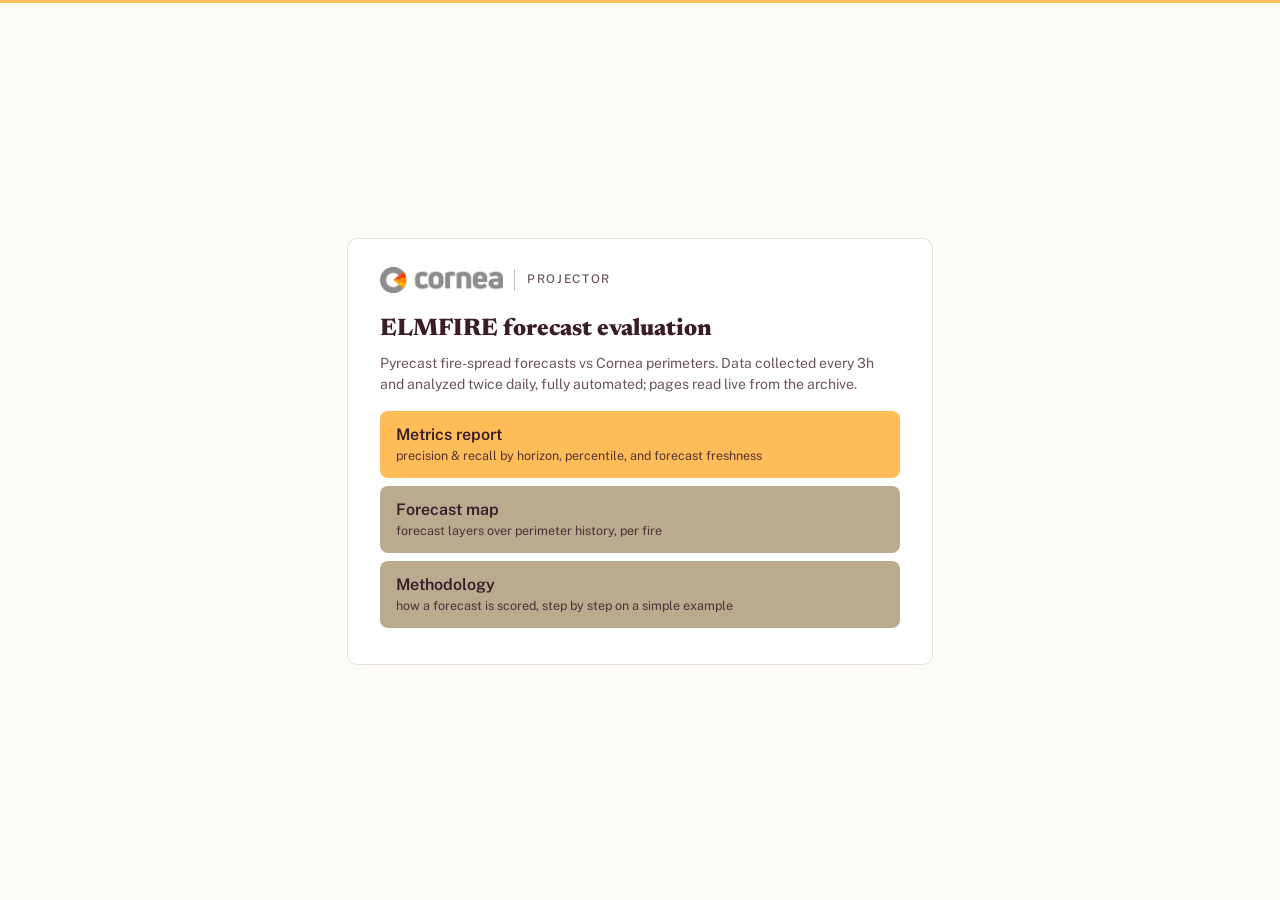
<file: index.html>
<!doctype html>
<html lang="en">
<head>
<meta charset="utf-8">
<meta name="viewport" content="width=device-width, initial-scale=1">
<link rel="icon" type="image/png" href="favicon.png">
<title>Fire forecast evaluation</title>
<link rel="preconnect" href="https://fonts.googleapis.com">
<link rel="preconnect" href="https://fonts.gstatic.com" crossorigin>
<link rel="stylesheet" href="https://fonts.googleapis.com/css2?family=Newsreader:opsz,wght@6..72,600..800&family=Public+Sans:wght@400..800&display=swap">
<link rel="stylesheet" href="brand.css">
<style>
  body { margin: 0; background: var(--page); color: var(--ink);
         font: 16px/1.5 var(--font-sans);
         display: flex; min-height: 100vh; align-items: center; justify-content: center; }
  .card { background: var(--surface); border: 1px solid var(--border); border-radius: 10px;
          padding: 28px 32px; max-width: 520px; }
  .lockup { margin-bottom: 18px; }
  h1 { font-size: 24px; font-weight: 800; margin: 0 0 6px; }
  p { color: var(--ink-2); margin: 0 0 16px; font-size: 14px; }
  a.big { display: block; padding: 12px 16px; margin: 8px 0; border-radius: 8px;
          background: var(--accent); color: var(--on-accent); text-decoration: none; font-weight: 600; }
  a.big small { display: block; font-weight: 400; opacity: .85; font-size: 12.5px; }
  a.big.alt { background: var(--tan); }
</style>
</head>
<body>
<div class="card">
  <div class="lockup"><a class="brand" href="https://cornea.is/" target="_blank" rel="noopener"><img src="cornea-logo-on-light.webp" alt="Cornea"></a><span class="product">Projector</span></div>
  <h1>ELMFIRE forecast evaluation</h1>
  <p>Pyrecast fire-spread forecasts vs Cornea perimeters. Data collected every 3h
  and analyzed twice daily, fully automated; pages read live from the archive.</p>
  <a class="big" href="report.html">Metrics report
    <small>precision &amp; recall by horizon, percentile, and forecast freshness</small></a>
  <a class="big alt" href="map.html">Forecast map
    <small>forecast layers over perimeter history, per fire</small></a>
  <a class="big alt" href="methodology/">Methodology
    <small>how a forecast is scored, step by step on a simple example</small></a>
</div>
</body>
</html>
</file>
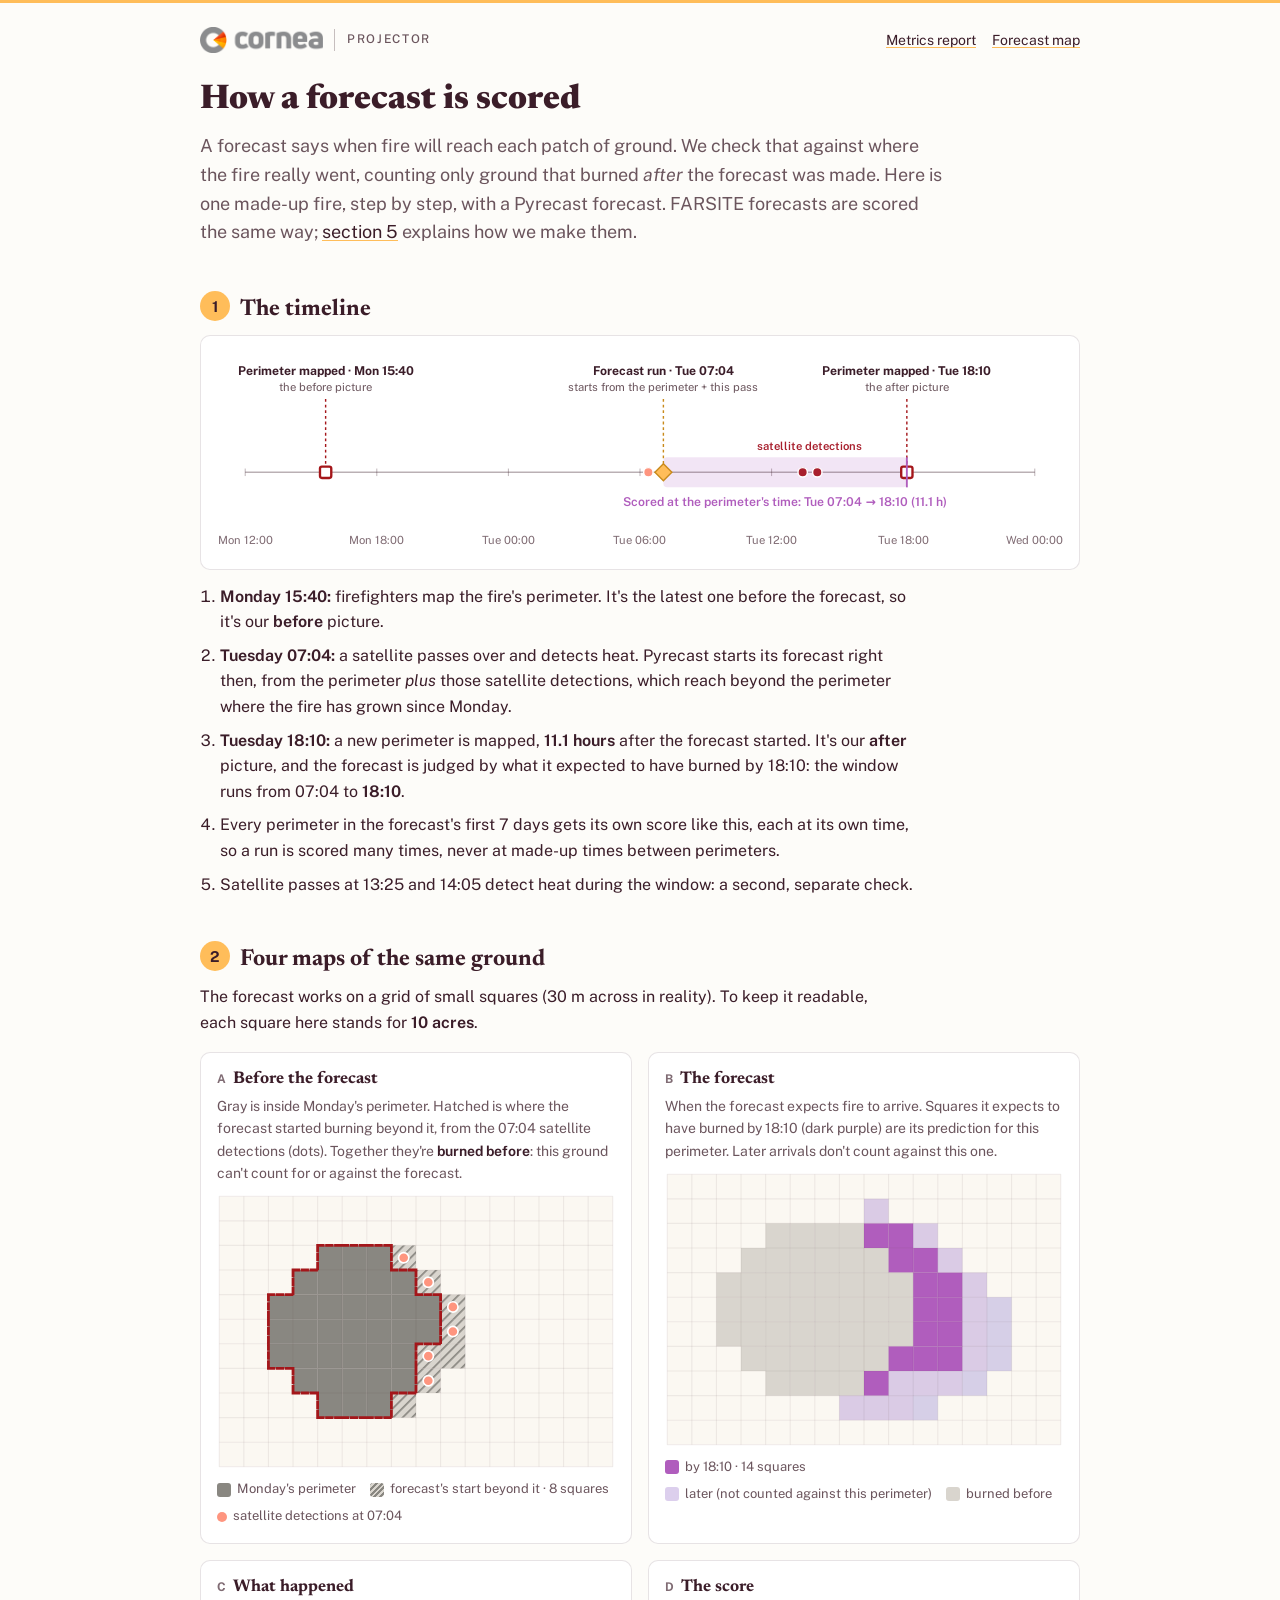
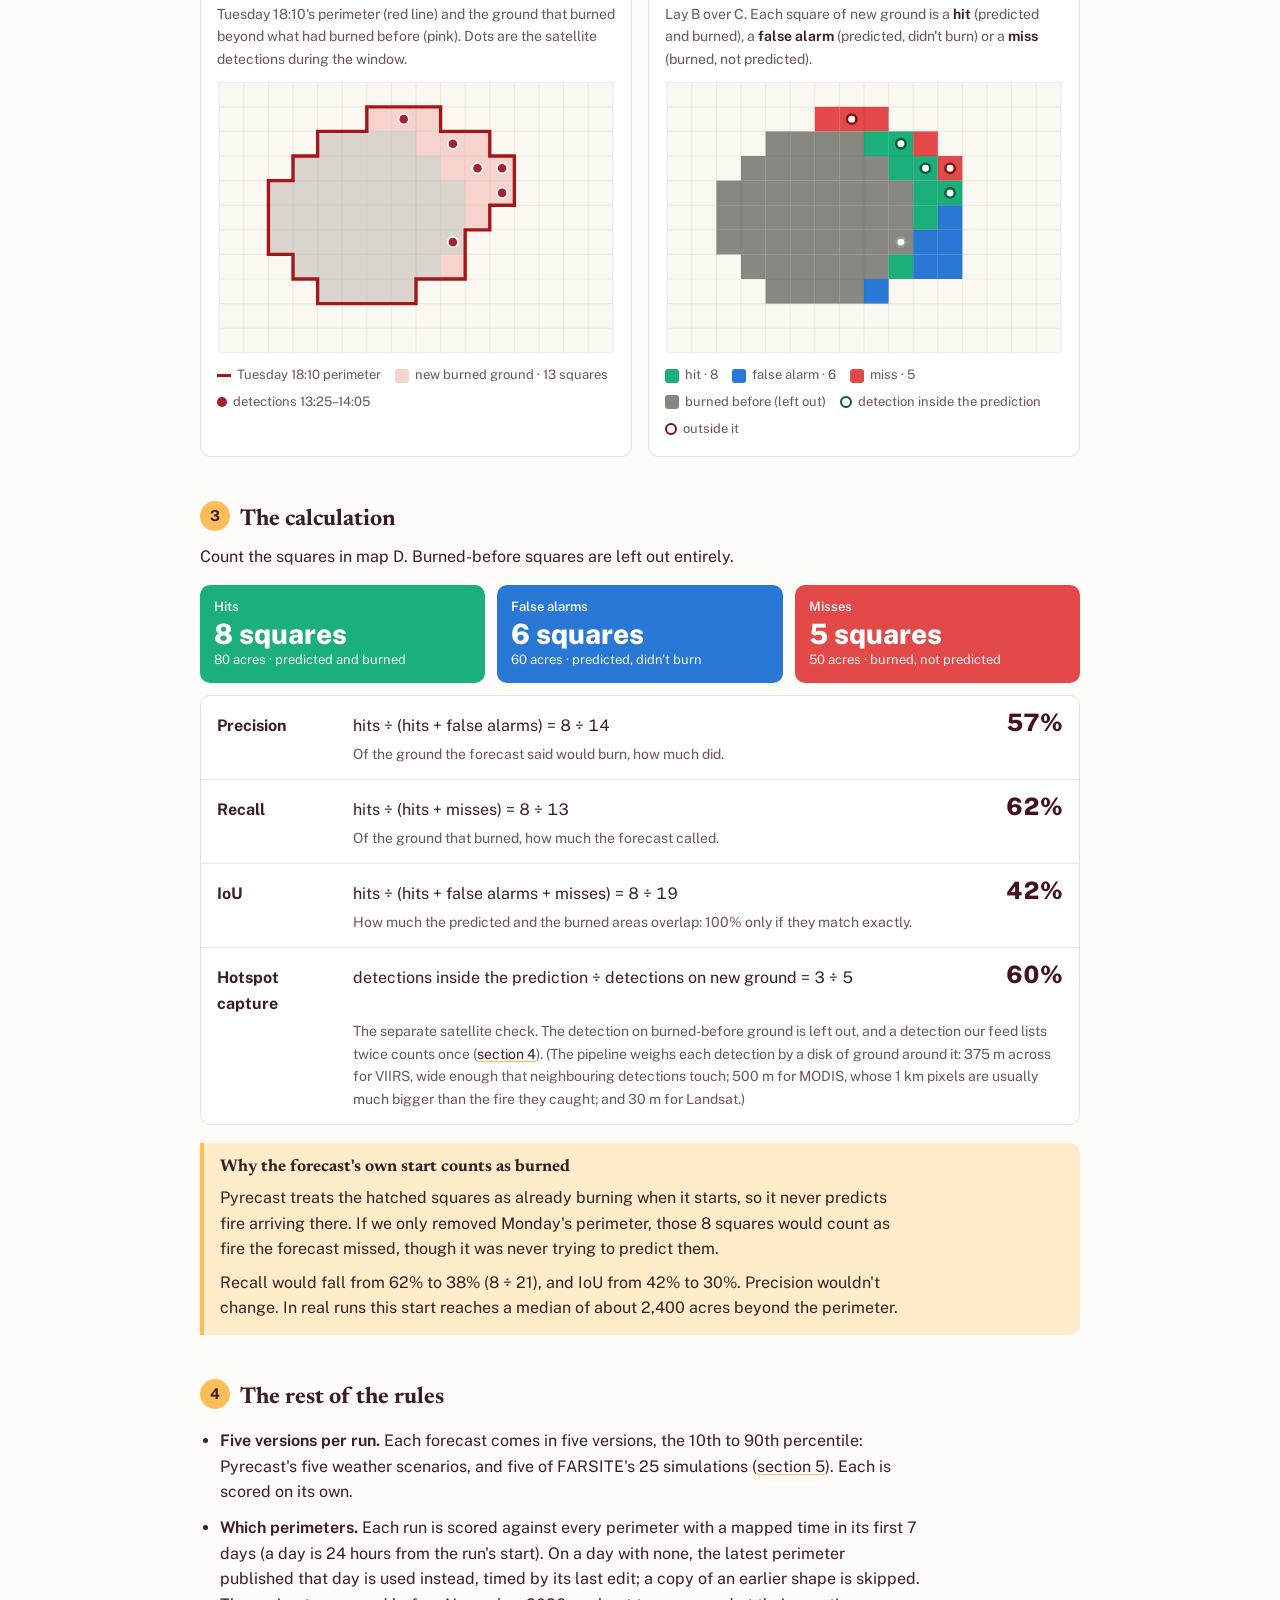
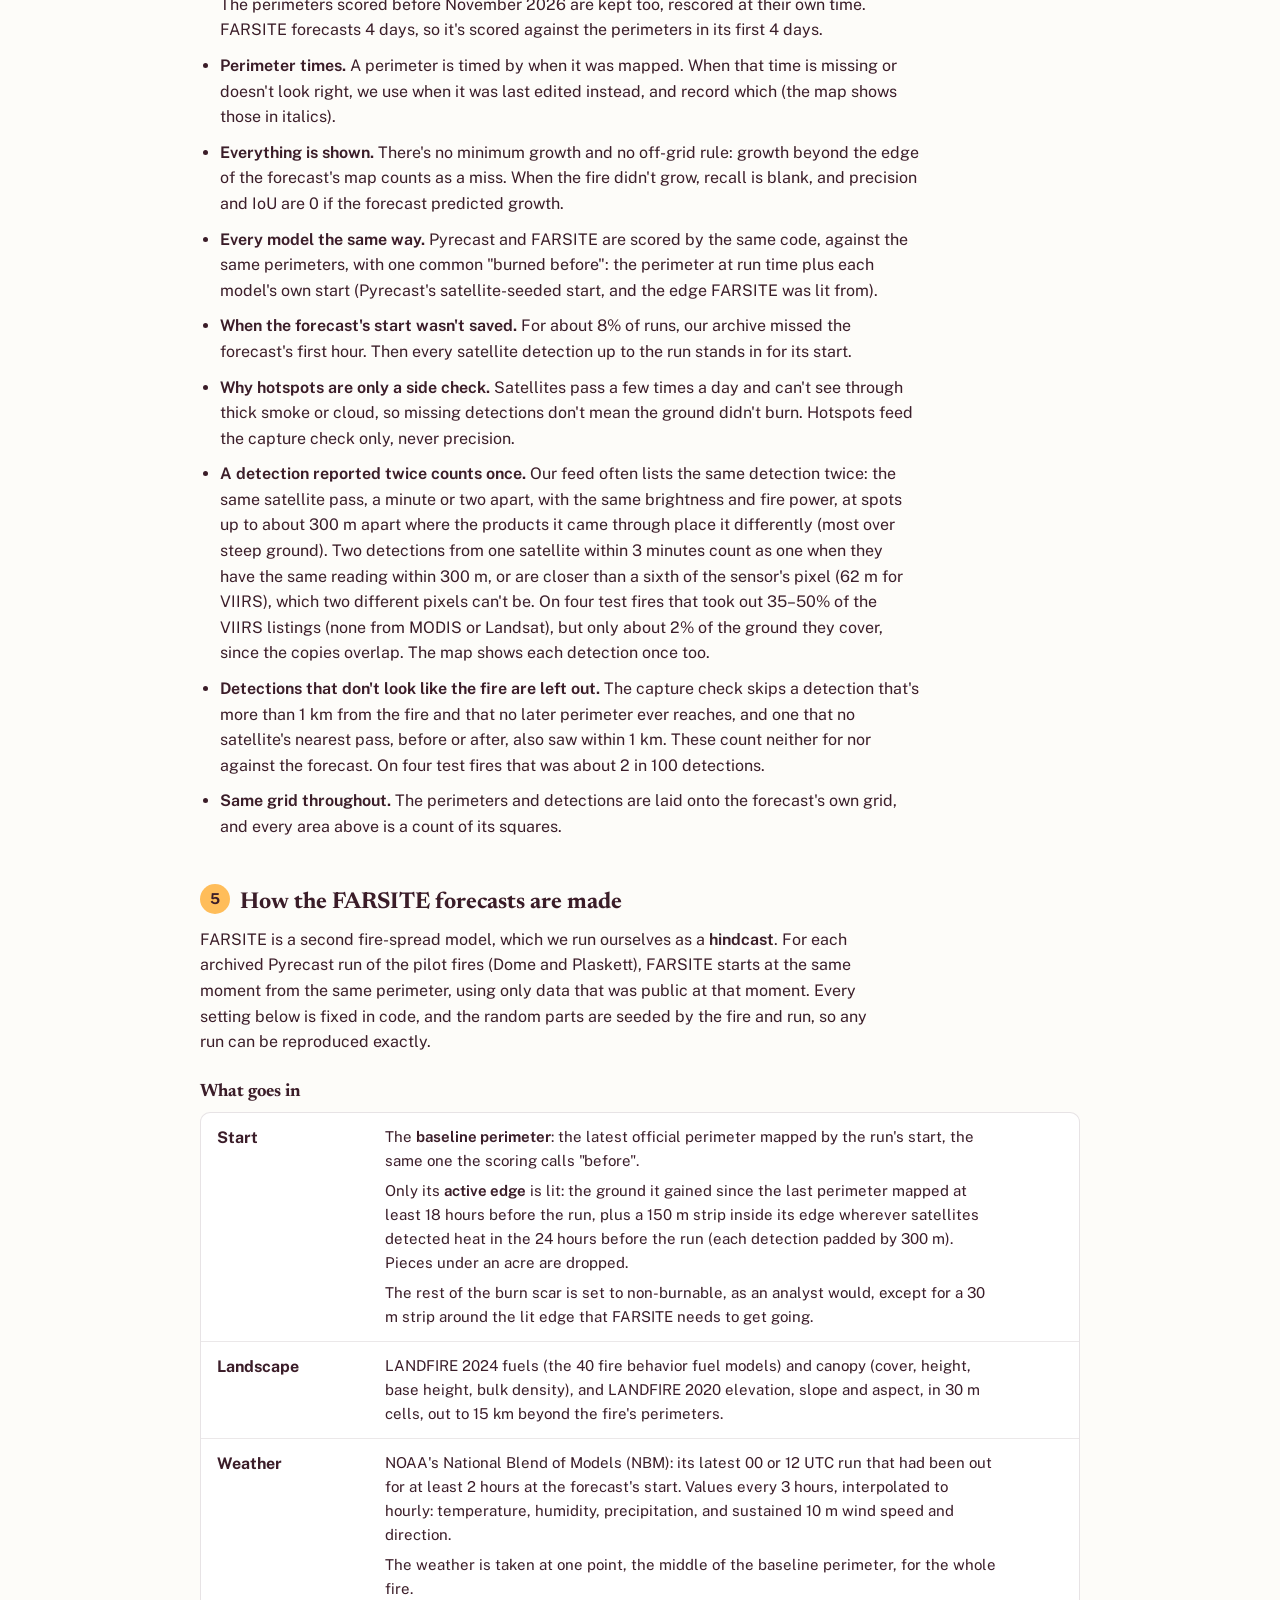
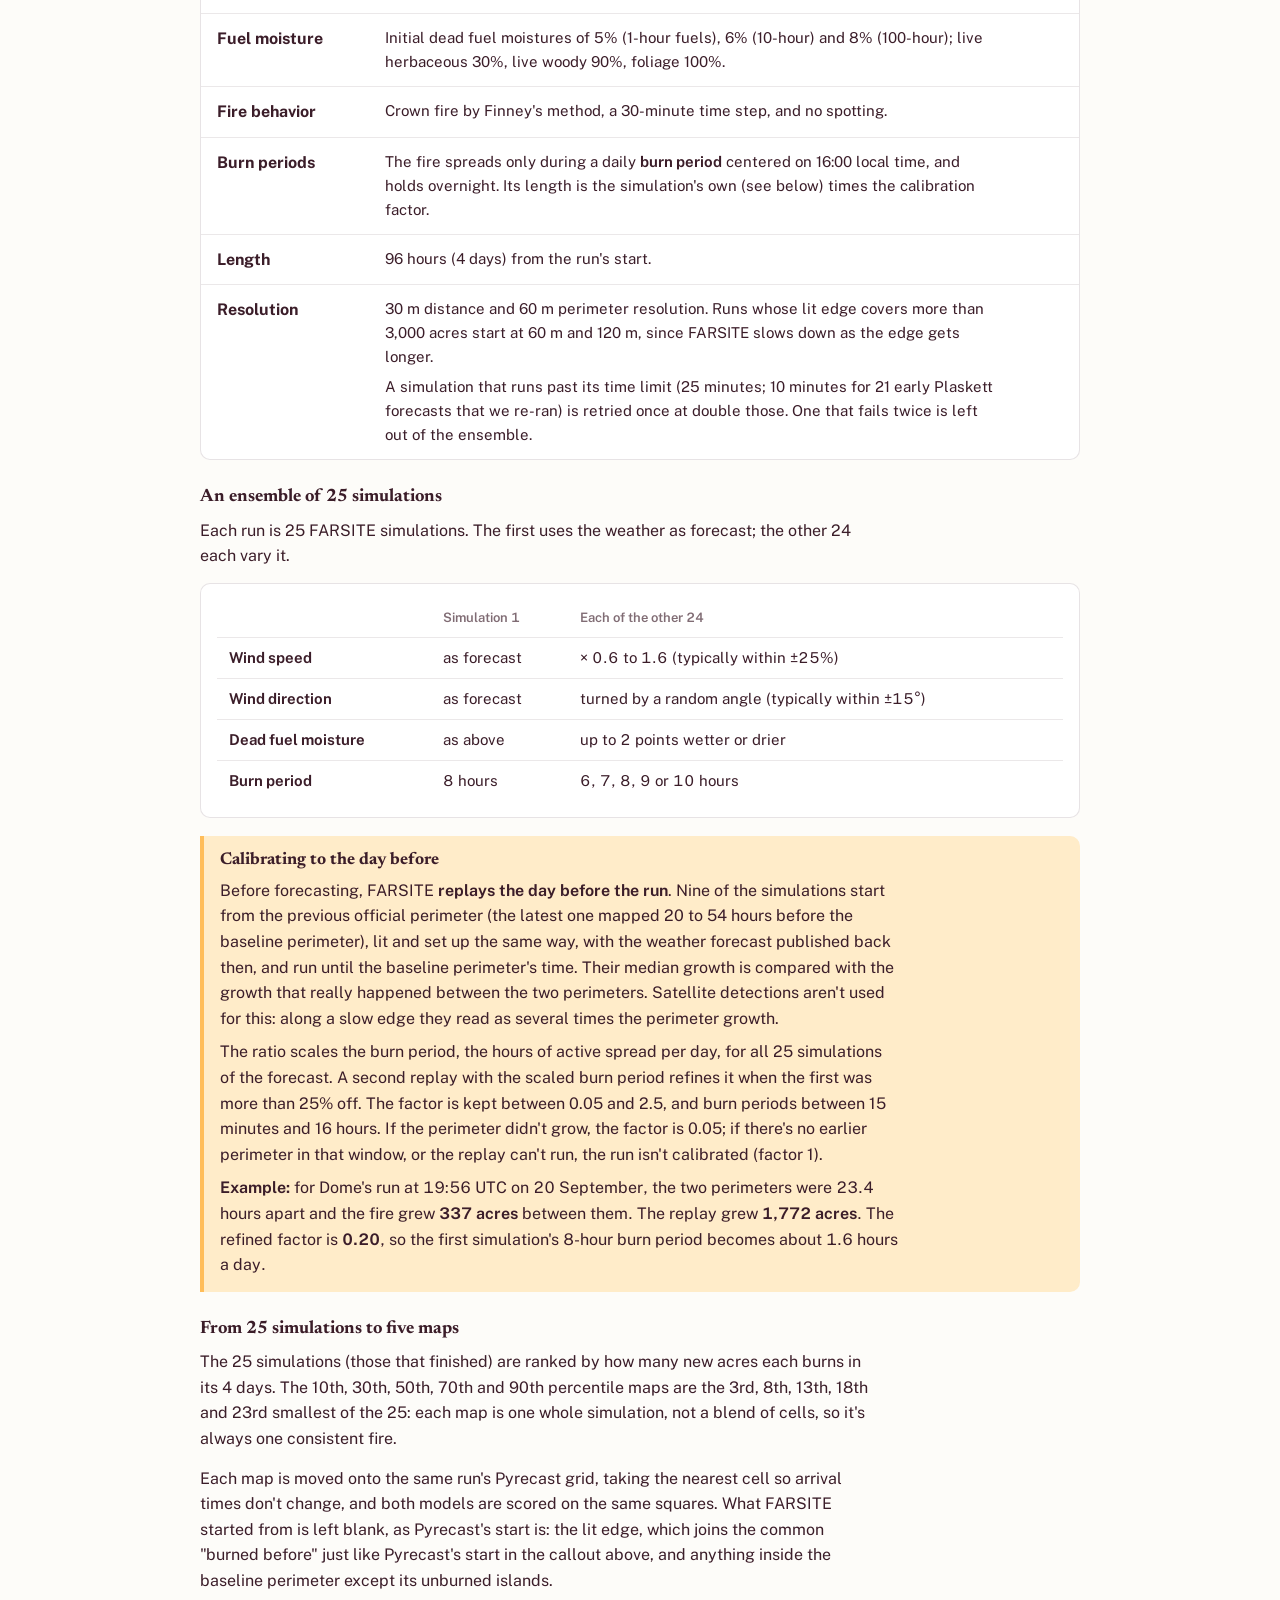
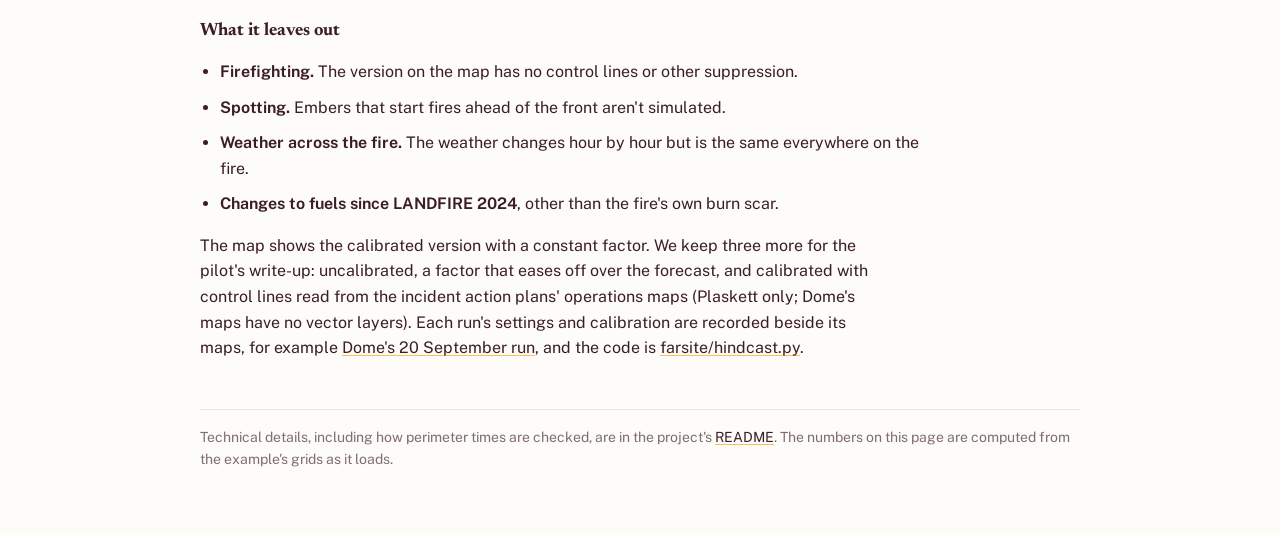
<file: methodology/index.html>
<!doctype html>
<html lang="en">
<head>
<meta charset="utf-8">
<meta name="viewport" content="width=device-width, initial-scale=1">
<link rel="icon" type="image/png" href="../favicon.png">
<title>Forecast scoring methodology</title>
<link rel="preconnect" href="https://fonts.googleapis.com">
<link rel="preconnect" href="https://fonts.gstatic.com" crossorigin>
<link rel="stylesheet" href="https://fonts.googleapis.com/css2?family=Newsreader:opsz,wght@6..72,600..800&family=Public+Sans:wght@400..800&display=swap">
<link rel="stylesheet" href="../brand.css">
<script src="../palette.js"></script>
<style>
  body { margin: 0; background: var(--page); color: var(--ink); font: 16px/1.6 var(--font-sans); }
  main { max-width: 880px; margin: 0 auto; padding: 24px 16px 64px; }
  header.top { display: flex; align-items: center; justify-content: space-between; gap: 16px;
               flex-wrap: wrap; margin-bottom: 28px; }
  header.top nav { display: flex; gap: 16px; font-size: 14px; }
  h1 { font-size: 34px; line-height: 1.15; font-weight: 800; margin: 0 0 12px; }
  h2 { font-size: 23px; line-height: 1.25; font-weight: 700; margin: 44px 0 10px; }
  h2 .n { display: inline-flex; align-items: center; justify-content: center; width: 30px; height: 30px;
          margin-right: 10px; border-radius: 50%; background: var(--accent); color: var(--on-accent);
          font: 700 15px/1 var(--font-sans); vertical-align: 3px; }
  p { margin: 0 0 14px; max-width: 68ch; }
  .lede { font-size: 18px; color: var(--ink-2); }
  .muted { color: var(--muted); }
  b, strong { font-weight: 650; color: var(--ink); }

  /* the timeline: wide by nature, so it scrolls sideways inside its card on a phone */
  .card { background: var(--surface); border: 1px solid var(--border); border-radius: 10px; padding: 16px; }
  .scroll { overflow-x: auto; -webkit-overflow-scrolling: touch; }
  .timeline svg { display: block; min-width: 700px; width: 100%; height: auto; }
  .steps { margin: 14px 0 0; padding-left: 20px; max-width: 70ch; }
  .steps li { margin: 0 0 8px; }

  /* the four maps of the example fire */
  .panels { display: grid; grid-template-columns: repeat(2, minmax(0, 1fr)); gap: 16px; margin-top: 16px; }
  @media (max-width: 720px) { .panels { grid-template-columns: minmax(0, 1fr); } }
  .panel h3 { font: 700 17px/1.3 var(--font-serif); margin: 0 0 4px; }
  .panel h3 .tag { font: 700 12px/1 var(--font-sans); color: var(--muted); letter-spacing: .08em;
                   text-transform: uppercase; margin-right: 6px; }
  .panel p { font-size: 14px; color: var(--ink-2); margin: 0 0 10px; }
  .panel svg { display: block; width: 100%; height: auto; }
  .legend { display: flex; flex-wrap: wrap; gap: 6px 14px; margin-top: 10px; font-size: 13px; color: var(--ink-2); }
  .legend span { display: inline-flex; align-items: center; gap: 6px; }
  .sw { flex: none; width: 14px; height: 14px; border-radius: 3px; }
  .sw.dot { border-radius: 50%; width: 10px; height: 10px; }
  .sw.ring { border-radius: 50%; width: 8px; height: 8px; background: #fff; border: 2px solid; }
  .sw.line { height: 0; border-radius: 0; border-top: 3px solid; }

  /* the calculation */
  .calc { display: grid; gap: 12px; margin-top: 16px; }
  .counts { display: grid; grid-template-columns: repeat(3, minmax(0, 1fr)); gap: 12px; }
  @media (max-width: 560px) { .counts { grid-template-columns: minmax(0, 1fr); } }
  .count { border-radius: 10px; padding: 12px 14px; color: #fff; }
  .count .k { font-size: 13px; font-weight: 600; opacity: .92; }
  .count .v { font: 800 28px/1.15 var(--font-sans); }
  .count .s { font-size: 13px; opacity: .92; }
  .formula { display: grid; grid-template-columns: 7.5em minmax(0, 1fr) auto; align-items: baseline;
             gap: 4px 16px; padding: 14px 16px; }
  .formula + .formula { border-top: 1px solid var(--grid); }
  .formula .name { font-weight: 700; }
  .formula .eq { font-variant-numeric: tabular-nums; }
  .formula .res { font: 800 24px/1 var(--font-sans); color: var(--stat); font-variant-numeric: tabular-nums; }
  .formula .what { grid-column: 2 / 4; font-size: 14px; color: var(--ink-2); }
  @media (max-width: 560px) {
    .formula { grid-template-columns: minmax(0, 1fr) auto; }
    .formula .eq, .formula .what { grid-column: 1 / -1; }
    .formula .res { grid-row: 1; grid-column: 2; }
  }
  .frac { white-space: nowrap; }
  .callout { border-left: 4px solid var(--accent); background: var(--selected); border-radius: 0 10px 10px 0;
             padding: 14px 16px; margin-top: 18px; }
  .callout h3 { font: 700 17px/1.3 var(--font-serif); margin: 0 0 6px; }
  .callout p { margin: 0 0 8px; }
  .callout p:last-child { margin-bottom: 0; }
  ul.rules { padding-left: 20px; max-width: 70ch; }
  ul.rules li { margin: 0 0 10px; }
  /* how the FARSITE forecasts are made: label / description rows, and the ensemble table */
  .spec { padding: 0; }
  .spec .row { display: grid; grid-template-columns: 9.5em minmax(0, 1fr); gap: 4px 16px; padding: 12px 16px; }
  .spec .row + .row { border-top: 1px solid var(--grid); }
  .spec .row > b { font-weight: 700; }
  .spec .row p { margin: 0 0 6px; font-size: 15px; }
  .spec .row p:last-child { margin-bottom: 0; }
  @media (max-width: 560px) { .spec .row { grid-template-columns: minmax(0, 1fr); } }
  h3.sub { font: 700 18px/1.3 var(--font-serif); margin: 26px 0 8px; }
  .tbl { overflow-x: auto; }
  table.ens { border-collapse: collapse; width: 100%; font-size: 15px; font-variant-numeric: tabular-nums; }
  table.ens th, table.ens td { text-align: left; padding: 8px 12px; border-bottom: 1px solid var(--grid); vertical-align: top; }
  table.ens th { font-size: 13px; color: var(--muted); font-weight: 600; }
  table.ens tr:last-child td { border-bottom: 0; }
  .eg { font-variant-numeric: tabular-nums; }
  footer { margin-top: 48px; padding-top: 16px; border-top: 1px solid var(--grid); font-size: 14px; color: var(--muted); }
</style>
</head>
<body>
<main>
  <header class="top">
    <div class="lockup"><a class="brand" href="../"><img src="../cornea-logo-on-light.webp" alt="Cornea"></a><span class="product">Projector</span></div>
    <nav><a href="../report.html">Metrics report</a><a href="../map.html">Forecast map</a></nav>
  </header>

  <h1>How a forecast is scored</h1>
  <p class="lede">A forecast says when fire will reach each patch of ground. We check that against
  where the fire really went, counting only ground that burned <em>after</em> the forecast was made.
  Here is one made-up fire, step by step, with a Pyrecast forecast. FARSITE forecasts are scored
  the same way; <a href="#farsite">section 5</a> explains how we make them.</p>

  <h2><span class="n">1</span>The timeline</h2>
  <div class="card timeline"><div class="scroll"><svg id="timeline" viewBox="0 0 900 214" role="img"
    aria-label="Timeline: perimeter mapped Monday 15:40; forecast run Tuesday 07:04 right after a satellite pass; satellite detections at 13:25 and 14:05; perimeter mapped Tuesday 18:10; the forecast is scored at that perimeter's time, the window running from 07:04 to 18:10 Tuesday (11.1 hours)."></svg></div></div>
  <ol class="steps">
    <li><b>Monday 15:40:</b> firefighters map the fire's perimeter. It's the latest one before the
      forecast, so it's our <b>before</b> picture.</li>
    <li><b>Tuesday 07:04:</b> a satellite passes over and detects heat. Pyrecast starts its forecast
      right then, from the perimeter <em>plus</em> those satellite detections, which reach beyond the
      perimeter where the fire has grown since Monday.</li>
    <li><b>Tuesday 18:10:</b> a new perimeter is mapped, <b>11.1 hours</b> after the forecast started.
      It's our <b>after</b> picture, and the forecast is judged by what it expected to have burned by
      18:10: the window runs from 07:04 to <b>18:10</b>.</li>
    <li>Every perimeter in the forecast's first 7 days gets its own score like this, each at its own
      time, so a run is scored many times, never at made-up times between perimeters.</li>
    <li>Satellite passes at 13:25 and 14:05 detect heat during the window: a second, separate check.</li>
  </ol>

  <h2><span class="n">2</span>Four maps of the same ground</h2>
  <p>The forecast works on a grid of small squares (30 m across in reality). To keep it readable,
  each square here stands for <b>10 acres</b>.</p>
  <div class="panels">
    <div class="card panel">
      <h3><span class="tag">A</span>Before the forecast</h3>
      <p>Gray is inside Monday's perimeter. Hatched is where the forecast started burning beyond it,
        from the 07:04 satellite detections (dots). Together they're <b>burned before</b>: this ground
        can't count for or against the forecast.</p>
      <svg id="pA" role="img" aria-label="Map A: Monday's perimeter and the forecast's satellite-seeded start beyond it"></svg>
      <div class="legend" id="lA"></div>
    </div>
    <div class="card panel">
      <h3><span class="tag">B</span>The forecast</h3>
      <p>When the forecast expects fire to arrive. Squares it expects to have burned by 18:10 (dark
        purple) are its prediction for this perimeter. Later arrivals don't count against this one.</p>
      <svg id="pB" role="img" aria-label="Map B: forecast arrival times; dark squares burned by 18:10"></svg>
      <div class="legend" id="lB"></div>
    </div>
    <div class="card panel">
      <h3><span class="tag">C</span>What happened</h3>
      <p>Tuesday 18:10's perimeter (red line) and the ground that burned beyond what had burned before
        (pink). Dots are the satellite detections during the window.</p>
      <svg id="pC" role="img" aria-label="Map C: the perimeter at the window's end and the satellite detections in the window"></svg>
      <div class="legend" id="lC"></div>
    </div>
    <div class="card panel">
      <h3><span class="tag">D</span>The score</h3>
      <p>Lay B over C. Each square of new ground is a <b>hit</b> (predicted and burned), a
        <b>false alarm</b> (predicted, didn't burn) or a <b>miss</b> (burned, not predicted).</p>
      <svg id="pD" role="img" aria-label="Map D: hits, false alarms and misses"></svg>
      <div class="legend" id="lD"></div>
    </div>
  </div>

  <h2><span class="n">3</span>The calculation</h2>
  <p>Count the squares in map D. Burned-before squares are left out entirely.</p>
  <div class="calc">
    <div class="counts">
      <div class="count" data-bg="hit"><div class="k">Hits</div><div class="v"><span data-v="hit"></span> squares</div><div class="s"><span data-v="hitAc"></span> acres · predicted and burned</div></div>
      <div class="count" data-bg="falseAlarm"><div class="k">False alarms</div><div class="v"><span data-v="fa"></span> squares</div><div class="s"><span data-v="faAc"></span> acres · predicted, didn't burn</div></div>
      <div class="count" data-bg="miss"><div class="k">Misses</div><div class="v"><span data-v="miss"></span> squares</div><div class="s"><span data-v="missAc"></span> acres · burned, not predicted</div></div>
    </div>
    <div class="card" style="padding:0">
      <div class="formula"><div class="name">Precision</div>
        <div class="eq">hits ÷ (hits + false alarms) = <span class="frac"><span data-v="hit"></span> ÷ <span data-v="pred"></span></span></div>
        <div class="res" data-v="P"></div>
        <div class="what">Of the ground the forecast said would burn, how much did.</div></div>
      <div class="formula"><div class="name">Recall</div>
        <div class="eq">hits ÷ (hits + misses) = <span class="frac"><span data-v="hit"></span> ÷ <span data-v="act"></span></span></div>
        <div class="res" data-v="R"></div>
        <div class="what">Of the ground that burned, how much the forecast called.</div></div>
      <div class="formula"><div class="name">IoU</div>
        <div class="eq">hits ÷ (hits + false alarms + misses) = <span class="frac"><span data-v="hit"></span> ÷ <span data-v="union"></span></span></div>
        <div class="res" data-v="IoU"></div>
        <div class="what">How much the predicted and the burned areas overlap: 100% only if they match exactly.</div></div>
      <div class="formula"><div class="name">Hotspot capture</div>
        <div class="eq">detections inside the prediction ÷ detections on new ground = <span class="frac"><span data-v="hsIn"></span> ÷ <span data-v="hsNew"></span></span></div>
        <div class="res" data-v="HS"></div>
        <div class="what">The separate satellite check. The detection on burned-before ground is left out,
          and a detection our feed lists twice counts once (<a href="#dupes">section 4</a>).
          (The pipeline weighs each detection by a disk of ground around it: 375 m across for VIIRS, wide enough that
          neighbouring detections touch; 500 m for MODIS, whose 1 km pixels are usually much bigger than the fire
          they caught; and 30 m for Landsat.)</div></div>
    </div>
  </div>

  <div class="callout">
    <h3>Why the forecast's own start counts as burned</h3>
    <p>Pyrecast treats the hatched squares as already burning when it starts, so it never predicts
      fire arriving there. If we only removed Monday's perimeter, those <span data-v="start"></span>
      squares would count as fire the forecast missed, though it was never trying to predict them.</p>
    <p>Recall would fall from <span data-v="R"></span> to <span data-v="R0"></span>
      (<span data-v="hit"></span> ÷ <span data-v="act0"></span>), and IoU from <span data-v="IoU"></span>
      to <span data-v="IoU0"></span>. Precision wouldn't change. In real runs this start reaches a median
      of about 2,400 acres beyond the perimeter.</p>
  </div>

  <h2><span class="n">4</span>The rest of the rules</h2>
  <ul class="rules">
    <li><b>Five versions per run.</b> Each forecast comes in five versions, the 10th to 90th
      percentile: Pyrecast's five weather scenarios, and five of FARSITE's 25 simulations
      (<a href="#farsite">section 5</a>). Each is scored on its own.</li>
    <li><b>Which perimeters.</b> Each run is scored against every perimeter with a mapped time in its
      first 7 days (a day is 24 hours from the run's start). On a day with none, the latest perimeter
      published that day is used instead, timed by its last edit; a copy of an earlier shape is
      skipped. The perimeters scored before November 2026 are kept too, rescored at their own time.
      FARSITE forecasts 4 days, so it's scored against the perimeters in its first 4 days.</li>
    <li><b>Perimeter times.</b> A perimeter is timed by when it was mapped. When that time is missing or
      doesn't look right, we use when it was last edited instead, and record which (the map shows
      those in italics).</li>
    <li><b>Everything is shown.</b> There's no minimum growth and no off-grid rule: growth beyond the
      edge of the forecast's map counts as a miss. When the fire didn't grow, recall is blank, and
      precision and IoU are 0 if the forecast predicted growth.</li>
    <li><b>Every model the same way.</b> Pyrecast and FARSITE are scored by the same code, against the
      same perimeters, with one common "burned before": the perimeter at run time plus each model's
      own start (Pyrecast's satellite-seeded start, and the edge FARSITE was lit from).</li>
    <li><b>When the forecast's start wasn't saved.</b> For about 8% of runs, our archive missed the
      forecast's first hour. Then every satellite detection up to the run stands in for its start.</li>
    <li><b>Why hotspots are only a side check.</b> Satellites pass a few times a day and can't see through
      thick smoke or cloud, so missing detections don't mean the ground didn't burn. Hotspots feed the
      capture check only, never precision.</li>
    <li id="dupes"><b>A detection reported twice counts once.</b> Our feed often lists the same detection twice:
      the same satellite pass, a minute or two apart, with the same brightness and fire power, at
      spots up to about 300 m apart where the products it came through place it differently (most
      over steep ground). Two detections from one satellite within 3 minutes count as one when they
      have the same reading within 300 m, or are closer than a sixth of the sensor's pixel (62 m for
      VIIRS), which two different pixels can't be. On four test fires that took out 35–50% of the
      VIIRS listings (none from MODIS or Landsat), but only about 2% of the ground they cover, since
      the copies overlap. The map shows each detection once too.</li>
    <li><b>Detections that don't look like the fire are left out.</b> The capture check skips a detection
      that's more than 1 km from the fire and that no later perimeter ever reaches, and one that no
      satellite's nearest pass, before or after, also saw within 1 km. These count neither for nor
      against the forecast. On four test fires that was about 2 in 100 detections.</li>
    <li><b>Same grid throughout.</b> The perimeters and detections are laid onto the forecast's own grid,
      and every area above is a count of its squares.</li>
  </ul>

  <h2 id="farsite"><span class="n">5</span>How the FARSITE forecasts are made</h2>
  <p>FARSITE is a second fire-spread model, which we run ourselves as a <b>hindcast</b>. For each
    archived Pyrecast run of the pilot fires (Dome and Plaskett), FARSITE starts at the same moment
    from the same perimeter, using only data that was public at that moment. Every setting below is
    fixed in code, and the random parts are seeded by the fire and run, so any run can be reproduced
    exactly.</p>

  <h3 class="sub">What goes in</h3>
  <div class="card spec">
    <div class="row"><b>Start</b><div>
      <p>The <b>baseline perimeter</b>: the latest official perimeter mapped by the run's start, the
        same one the scoring calls "before".</p>
      <p>Only its <b>active edge</b> is lit: the ground it gained since the last perimeter mapped at
        least 18 hours before the run, plus a 150 m strip inside its edge wherever
        satellites detected heat in the 24 hours before the run (each detection padded by 300 m).
        Pieces under an acre are dropped.</p>
      <p>The rest of the burn scar is set to non-burnable, as an analyst would, except for a 30 m strip
        around the lit edge that FARSITE needs to get going.</p></div></div>
    <div class="row"><b>Landscape</b><div>
      <p>LANDFIRE 2024 fuels (the 40 fire behavior fuel models) and canopy (cover, height, base height,
        bulk density), and LANDFIRE 2020 elevation, slope and aspect, in 30 m cells, out to 15 km beyond
        the fire's perimeters.</p></div></div>
    <div class="row"><b>Weather</b><div>
      <p>NOAA's National Blend of Models (NBM): its latest 00 or 12 UTC run that had been out for at
        least 2 hours at the forecast's start. Values every 3 hours, interpolated to hourly:
        temperature, humidity, precipitation, and sustained 10 m wind speed and direction.</p>
      <p>The weather is taken at one point, the middle of the baseline perimeter, for the whole fire.</p></div></div>
    <div class="row"><b>Fuel moisture</b><div>
      <p>Initial dead fuel moistures of 5% (1-hour fuels), 6% (10-hour) and 8% (100-hour); live
        herbaceous 30%, live woody 90%, foliage 100%.</p></div></div>
    <div class="row"><b>Fire behavior</b><div>
      <p>Crown fire by Finney's method, a 30-minute time step, and no spotting.</p></div></div>
    <div class="row"><b>Burn periods</b><div>
      <p>The fire spreads only during a daily <b>burn period</b> centered on 16:00 local time, and holds
        overnight. Its length is the simulation's own (see below) times the calibration factor.</p></div></div>
    <div class="row"><b>Length</b><div>
      <p>96 hours (4 days) from the run's start.</p></div></div>
    <div class="row"><b>Resolution</b><div>
      <p>30 m distance and 60 m perimeter resolution. Runs whose lit edge covers more than 3,000
        acres start at 60 m and 120 m, since FARSITE slows down as the edge gets longer.</p>
      <p>A simulation that runs past its time limit (25 minutes; 10 minutes for 21 early Plaskett
        forecasts that we re-ran) is retried once at double those. One that fails twice is left out of
        the ensemble.</p></div></div>
  </div>

  <h3 class="sub">An ensemble of 25 simulations</h3>
  <p>Each run is 25 FARSITE simulations. The first uses the weather as forecast; the other 24 each
    vary it.</p>
  <div class="card tbl"><table class="ens">
    <thead><tr><th></th><th>Simulation 1</th><th>Each of the other 24</th></tr></thead>
    <tbody>
      <tr><td><b>Wind speed</b></td><td>as forecast</td><td>× 0.6 to 1.6 (typically within ±25%)</td></tr>
      <tr><td><b>Wind direction</b></td><td>as forecast</td><td>turned by a random angle (typically within ±15°)</td></tr>
      <tr><td><b>Dead fuel moisture</b></td><td>as above</td><td>up to 2 points wetter or drier</td></tr>
      <tr><td><b>Burn period</b></td><td>8 hours</td><td>6, 7, 8, 9 or 10 hours</td></tr>
    </tbody>
  </table></div>

  <div class="callout">
    <h3>Calibrating to the day before</h3>
    <p>Before forecasting, FARSITE <b>replays the day before the run</b>. Nine of the simulations start
      from the previous official perimeter (the latest one mapped 20 to 54 hours before the baseline
      perimeter), lit and set up the same way, with the weather forecast published back then, and run
      until the baseline perimeter's time. Their median growth is compared with the growth that really
      happened between the two perimeters. Satellite detections aren't used for this: along a slow
      edge they read as several times the perimeter growth.</p>
    <p>The ratio scales the burn period, the hours of active spread per day, for all 25 simulations
      of the forecast. A second replay with the scaled burn period refines it when the first was more
      than 25% off. The factor is kept between 0.05 and 2.5, and burn periods between 15 minutes and
      16 hours. If the perimeter didn't grow, the factor is 0.05; if there's no earlier perimeter in
      that window, or the replay can't run, the run isn't calibrated (factor 1).</p>
    <p class="eg"><b>Example:</b> for Dome's run at 19:56 UTC on 20 September, the two perimeters were
      23.4 hours apart and the fire grew <b>337 acres</b> between them. The replay grew <b>1,772 acres</b>.
      The refined factor is <b>0.20</b>, so the first simulation's 8-hour burn period becomes about
      1.6 hours a day.</p>
  </div>

  <h3 class="sub">From 25 simulations to five maps</h3>
  <p>The 25 simulations (those that finished) are ranked by how many new acres each burns in
    its 4 days. The 10th, 30th,
    50th, 70th and 90th percentile maps are the 3rd, 8th, 13th, 18th and 23rd smallest of the 25:
    each map is one whole simulation, not a blend of cells, so it's always one consistent fire.</p>
  <p>Each map is moved onto the same run's Pyrecast grid, taking the nearest cell so arrival times
    don't change, and both models are scored on the same squares. What FARSITE started from is left
    blank, as Pyrecast's start is: the lit edge, which joins the common "burned before" just like
    Pyrecast's start in the callout above, and anything inside the baseline perimeter except
    its unburned islands.</p>

  <h3 class="sub">What it leaves out</h3>
  <ul class="rules">
    <li><b>Firefighting.</b> The version on the map has no control lines or other suppression.</li>
    <li><b>Spotting.</b> Embers that start fires ahead of the front aren't simulated.</li>
    <li><b>Weather across the fire.</b> The weather changes hour by hour but is the same everywhere on
      the fire.</li>
    <li><b>Changes to fuels since LANDFIRE 2024</b>, other than the fire's own burn scar.</li>
  </ul>
  <p>The map shows the calibrated version with a constant factor. We keep three more for the pilot's
    write-up: uncalibrated, a factor that eases off over the forecast, and calibrated with control
    lines read from the incident action plans' operations maps (Plaskett only; Dome's maps have no
    vector layers). Each run's settings and calibration are recorded beside its maps, for example
    <a href="https://f005.backblazeb2.com/file/fire-forecast-archive/farsite_archive/ca-dome/20260920_195600/meta.json">Dome's
    20 September run</a>, and the code is
    <a href="https://github.com/pasha594/fire-forecast-eval/blob/farsite-hindcast/farsite/hindcast.py">farsite/hindcast.py</a>.</p>

  <footer>Technical details, including how perimeter times are checked, are in the project's
    <a href="https://github.com/pasha594/fire-forecast-eval#metric-definitions">README</a>.
    The numbers on this page are computed from the example's grids as it loads.</footer>
</main>

<script>
"use strict";
// ---------------------------------------------------------------- the example fire
// Each string is one row of the grid, west to east; each square is 10 acres.
// B: inside Monday's perimeter · S: where the forecast started burning beyond it
const BEFORE = [
  "................",
  "................",
  "....BBBS........",
  "...BBBBBS.......",
  "..BBBBBBBS......",
  "..BBBBBBBS......",
  "..BBBBBBSS......",
  "...BBBBBS.......",
  "....BBBS........",
  "................",
  "................",
];
// the forecast's arrival time: 1 by 18:10 (this perimeter, 11.1h after the run), 2 within 24h, 3 later
const FORECAST = [
  "................",
  "........2.......",
  "........112.....",
  ".........112....",
  "..........112...",
  "..........1123..",
  "..........1123..",
  ".........11123..",
  "........12223...",
  ".......2223.....",
  "................",
];
// x: burned by the window's end, beyond what had burned before (inside Tuesday 18:10's perimeter)
const ACTUAL = [
  "................",
  "......xxx.......",
  "........xxx.....",
  ".........xxx....",
  "..........xx....",
  "..........x.....",
  "................",
  ".........x......",
  "................",
  "................",
  "................",
];
const PASS_AT_RUN = [[2, 7], [3, 8], [4, 9], [5, 9], [6, 8], [7, 8]];   // [row, col]: 07:04 detections
const IN_WINDOW = [[1, 7], [2, 9], [3, 10], [4, 11], [3, 11], [6, 9]];  // 13:25 and 14:05 detections
const ACRES = 10, ROWS = BEFORE.length, COLS = BEFORE[0].length, CELL = 22, PAD = 2;

const P = window.Palette, pal = P.get(), S = P.SCORE, TOA = P.toaColors();
const INK = "#3b1d29", NEW_BURN = "#f6d3cd", BEFORE_LIGHT = "#d9d5ce", HOT_OLD = P.hotspotColor(150), HOT_NEW = P.hotspotColor(2);
const RING_IN = "#0a5c36", RING_OUT = "#7a1010";

const at = (g, r, c) => g[r][c];
const before = (r, c) => at(BEFORE, r, c) !== ".";
const predicted = (r, c) => at(FORECAST, r, c) === "1";
const burned = (r, c) => at(ACTUAL, r, c) === "x";
function classOf(r, c) {
  if (before(r, c)) return "base";
  if (predicted(r, c)) return burned(r, c) ? "hit" : "falseAlarm";
  return burned(r, c) ? "miss" : null;
}

// ---------------------------------------------------------------- the numbers
const n = { hit: 0, fa: 0, miss: 0, start: 0 };
for (let r = 0; r < ROWS; r++) for (let c = 0; c < COLS; c++) {
  const k = classOf(r, c);
  if (k === "hit") n.hit++; else if (k === "falseAlarm") n.fa++; else if (k === "miss") n.miss++;
  if (at(BEFORE, r, c) === "S") n.start++;
}
const hsNew = IN_WINDOW.filter(([r, c]) => !before(r, c));
const hsIn = hsNew.filter(([r, c]) => predicted(r, c));
const pct = x => `${Math.round(100 * x)}%`;
const V = {
  hit: n.hit, fa: n.fa, miss: n.miss, start: n.start,
  hitAc: n.hit * ACRES, faAc: n.fa * ACRES, missAc: n.miss * ACRES,
  pred: n.hit + n.fa, act: n.hit + n.miss, union: n.hit + n.fa + n.miss,
  P: pct(n.hit / (n.hit + n.fa)), R: pct(n.hit / (n.hit + n.miss)), IoU: pct(n.hit / (n.hit + n.fa + n.miss)),
  hsIn: hsIn.length, hsNew: hsNew.length, HS: pct(hsIn.length / hsNew.length),
  // had only the perimeter been removed: the start's squares (all inside the 18:10 perimeter) become misses
  act0: n.hit + n.miss + n.start, R0: pct(n.hit / (n.hit + n.miss + n.start)),
  IoU0: pct(n.hit / (n.hit + n.fa + n.miss + n.start)),
};
for (const el of document.querySelectorAll("[data-v]")) el.textContent = V[el.dataset.v];
for (const el of document.querySelectorAll("[data-bg]")) el.style.background = S[el.dataset.bg];

// ---------------------------------------------------------------- drawing
const NS = "http://www.w3.org/2000/svg";
function svgEl(tag, attrs, parent) {
  const e = document.createElementNS(NS, tag);
  for (const [k, v] of Object.entries(attrs)) e.setAttribute(k, v);
  if (parent) parent.append(e);
  return e;
}
const X = c => PAD + c * CELL, Y = r => PAD + r * CELL;

function gridSvg(id) {
  const svg = document.getElementById(id);
  svg.setAttribute("viewBox", `0 0 ${COLS * CELL + 2 * PAD} ${ROWS * CELL + 2 * PAD}`);
  const defs = svgEl("defs", {}, svg);
  const hatch = svgEl("pattern", { id: `${id}-hatch`, width: 6, height: 6, patternUnits: "userSpaceOnUse",
                                    patternTransform: "rotate(45)" }, defs);
  svgEl("rect", { width: 6, height: 6, fill: BEFORE_LIGHT }, hatch);
  svgEl("line", { x1: 0, y1: 0, x2: 0, y2: 6, stroke: S.base, "stroke-width": 3 }, hatch);
  svgEl("rect", { x: PAD, y: PAD, width: COLS * CELL, height: ROWS * CELL, fill: "#fbf8f2" }, svg);
  return svg;
}
function cell(svg, r, c, fill, opacity = 1) {
  svgEl("rect", { x: X(c), y: Y(r), width: CELL, height: CELL, fill, "fill-opacity": opacity }, svg);
}
function gridLines(svg) {
  const g = svgEl("g", { stroke: INK, "stroke-opacity": 0.07, "stroke-width": 1 }, svg);
  for (let c = 0; c <= COLS; c++) svgEl("line", { x1: X(c), y1: Y(0), x2: X(c), y2: Y(ROWS) }, g);
  for (let r = 0; r <= ROWS; r++) svgEl("line", { x1: X(0), y1: Y(r), x2: X(COLS), y2: Y(r) }, g);
}
function outline(svg, inside, color, width, dash) {
  // the edges between squares inside and outside a set: its perimeter, drawn square by square
  let d = "";
  const inn = (r, c) => r >= 0 && r < ROWS && c >= 0 && c < COLS && inside(r, c);
  for (let r = 0; r < ROWS; r++) for (let c = 0; c < COLS; c++) {
    if (!inn(r, c)) continue;
    if (!inn(r - 1, c)) d += `M${X(c)} ${Y(r)}h${CELL}`;
    if (!inn(r + 1, c)) d += `M${X(c)} ${Y(r + 1)}h${CELL}`;
    if (!inn(r, c - 1)) d += `M${X(c)} ${Y(r)}v${CELL}`;
    if (!inn(r, c + 1)) d += `M${X(c + 1)} ${Y(r)}v${CELL}`;
  }
  svgEl("path", { d, fill: "none", stroke: color, "stroke-width": width, "stroke-linecap": "square",
                  ...(dash ? { "stroke-dasharray": dash } : {}) }, svg);
}
function dot(svg, r, c, fill) {
  svgEl("circle", { cx: X(c) + CELL / 2, cy: Y(r) + CELL / 2, r: 4.6, fill, stroke: "#fff", "stroke-width": 1.5 }, svg);
}
function ring(svg, r, c, color) {
  svgEl("circle", { cx: X(c) + CELL / 2, cy: Y(r) + CELL / 2, r: 4.2, fill: "#fff", stroke: color, "stroke-width": 2.2 }, svg);
}
function legend(id, items) {
  document.getElementById(id).innerHTML = items.map(([kind, color, label]) =>
    `<span><i class="sw ${kind}" style="${kind === "ring" ? `border-color:${color}` : kind === "line" ? `border-top-color:${color}` : `background:${color}`}"></i>${label}</span>`).join("");
}
const each = fn => { for (let r = 0; r < ROWS; r++) for (let c = 0; c < COLS; c++) fn(r, c); };

// A: before the forecast
{
  const svg = gridSvg("pA");
  each((r, c) => {
    if (at(BEFORE, r, c) === "B") cell(svg, r, c, S.base);
    else if (at(BEFORE, r, c) === "S") cell(svg, r, c, "url(#pA-hatch)");
  });
  gridLines(svg);
  outline(svg, (r, c) => at(BEFORE, r, c) === "B", pal.perimeter, 2.5, "5 3");
  for (const [r, c] of PASS_AT_RUN) dot(svg, r, c, HOT_OLD);
  legend("lA", [["", S.base, "Monday's perimeter"],
                ["", `repeating-linear-gradient(135deg, ${S.base} 0 2px, ${BEFORE_LIGHT} 2px 4px)`, `forecast's start beyond it · ${n.start} squares`],
                ["dot", HOT_OLD, "satellite detections at 07:04"]]);
}
// B: the forecast
{
  const svg = gridSvg("pB");
  each((r, c) => {
    if (before(r, c)) cell(svg, r, c, BEFORE_LIGHT);
    const f = at(FORECAST, r, c);
    if (f === "1") cell(svg, r, c, TOA[0]);
    else if (f !== ".") cell(svg, r, c, TOA[+f], 0.35);
  });
  gridLines(svg);
  legend("lB", [["", TOA[0], `by 18:10 · ${V.pred} squares`],
                ["", TOA[2] + "59", "later (not counted against this perimeter)"],
                ["", BEFORE_LIGHT, "burned before"]]);
}
// C: what happened
{
  const svg = gridSvg("pC");
  each((r, c) => {
    if (before(r, c)) cell(svg, r, c, BEFORE_LIGHT);
    else if (burned(r, c)) cell(svg, r, c, NEW_BURN);
  });
  gridLines(svg);
  outline(svg, (r, c) => before(r, c) || burned(r, c), pal.perimeter, 3);
  for (const [r, c] of IN_WINDOW) dot(svg, r, c, HOT_NEW);
  legend("lC", [["line", pal.perimeter, "Tuesday 18:10 perimeter"],
                ["", NEW_BURN, `new burned ground · ${V.act} squares`],
                ["dot", HOT_NEW, "detections 13:25–14:05"]]);
}
// D: the score
{
  const svg = gridSvg("pD");
  each((r, c) => { const k = classOf(r, c); if (k) cell(svg, r, c, S[k]); });
  gridLines(svg);
  for (const [r, c] of IN_WINDOW) ring(svg, r, c, before(r, c) ? "#9b978f" : predicted(r, c) ? RING_IN : RING_OUT);
  legend("lD", [["", S.hit, `hit · ${n.hit}`], ["", S.falseAlarm, `false alarm · ${n.fa}`],
                ["", S.miss, `miss · ${n.miss}`], ["", S.base, "burned before (left out)"],
                ["ring", RING_IN, "detection inside the prediction"], ["ring", RING_OUT, "outside it"]]);
}

// ---------------------------------------------------------------- the timeline
{
  const svg = document.getElementById("timeline");
  const T0 = 12, T1 = 48, x = h => 30 + (h - T0) / (T1 - T0) * 840;   // hours from Monday 00:00
  const AXIS = 128, RUN = 24 + 7 + 4 / 60, END = 24 + 18 + 10 / 60;   // scored at the perimeter's time
  const text = (s, attrs) => { const t = svgEl("text", { "font-size": 13, fill: INK, ...attrs }, svg); t.textContent = s; return t; };
  // the window
  svgEl("rect", { x: x(RUN), y: AXIS - 16, width: x(END) - x(RUN), height: 32, rx: 4, fill: TOA[0], "fill-opacity": 0.16 }, svg);
  text("Scored at the perimeter's time: Tue 07:04 → 18:10 (11.1 h)", { x: (x(RUN) + x(END)) / 2, y: AXIS + 36, "text-anchor": "middle", "font-weight": 600, fill: TOA[0] });
  // axis and day ticks
  svgEl("line", { x1: x(T0), y1: AXIS, x2: x(T1), y2: AXIS, stroke: INK, "stroke-opacity": 0.35, "stroke-width": 1.5 }, svg);
  for (let h = T0; h <= T1; h += 6) {
    svgEl("line", { x1: x(h), y1: AXIS - 4, x2: x(h), y2: AXIS + 4, stroke: INK, "stroke-opacity": 0.35 }, svg);
    const day = ["Mon", "Tue", "Wed"][Math.floor(h / 24)], hh = String(h % 24).padStart(2, "0");
    text(`${day} ${hh}:00`, { x: x(h), y: 204, "text-anchor": "middle", "font-size": 12, fill: "#806c74" });
  }
  // events above the axis: [hour, title, subtitle, color, kind]
  const events = [
    [15 + 40 / 60, "Perimeter mapped · Mon 15:40", "the before picture", pal.perimeter, "perim"],
    [RUN, "Forecast run · Tue 07:04", "starts from the perimeter + this pass", "#c98a1b", "run"],
    [24 + 18 + 10 / 60, "Perimeter mapped · Tue 18:10", "the after picture", pal.perimeter, "perim"],
  ];
  for (const [h, title, sub, color, kind] of events) {
    svgEl("line", { x1: x(h), y1: 50, x2: x(h), y2: AXIS, stroke: color, "stroke-width": 1.5, "stroke-dasharray": "3 3" }, svg);
    if (kind === "perim") svgEl("rect", { x: x(h) - 6, y: AXIS - 6, width: 12, height: 12, rx: 2, fill: "#fff", stroke: color, "stroke-width": 2.5 }, svg);
    else svgEl("path", { d: `M${x(h)} ${AXIS - 9}l9 9l-9 9l-9 -9z`, fill: "#ffbd5a", stroke: color, "stroke-width": 1.5 }, svg);
    text(title, { x: x(h), y: 24, "text-anchor": "middle", "font-weight": 700 });
    text(sub, { x: x(h), y: 42, "text-anchor": "middle", "font-size": 12, fill: "#6b555d" });
  }
  // satellite passes: the one the run started from, and the two inside the window
  svgEl("circle", { cx: x(RUN) - 16, cy: AXIS, r: 5, fill: HOT_OLD, stroke: "#fff", "stroke-width": 1.5 }, svg);
  for (const h of [24 + 13 + 25 / 60, 24 + 14 + 5 / 60]) svgEl("circle", { cx: x(h), cy: AXIS, r: 5, fill: HOT_NEW, stroke: "#fff", "stroke-width": 1.5 }, svg);
  text("satellite detections", { x: x(24 + 13.75), y: AXIS - 24, "text-anchor": "middle", "font-size": 12, fill: HOT_NEW, "font-weight": 600 });
  svgEl("line", { x1: x(END), y1: AXIS - 16, x2: x(END), y2: AXIS + 16, stroke: TOA[0], "stroke-width": 2 }, svg);
}
</script>
</body>
</html>
</file>
<file: brand.css>
/* Cornea brand layer: palette and type from fires.cornea.is (its light theme,
   shown regardless of the viewer's system setting). Only UI chrome lives here;
   data encodings live in palette.js (ToA ramp, hotspots, perimeters) or in each
   page (TP/FP/FN). */
:root {
  color-scheme: light;
  --font-sans: "Public Sans", system-ui, -apple-system, "Segoe UI", sans-serif;
  --font-serif: "Newsreader", Georgia, "Times New Roman", serif;
  --page: #fdfcf9; --surface: #ffffff;
  --ink: #3b1d29; --ink-2: #6b555d; --muted: #806c74;
  --grid: rgba(59, 29, 41, 0.10); --axis: rgba(59, 29, 41, 0.28);
  --border: rgba(59, 29, 41, 0.12);
  --accent: #ffbd5a; --on-accent: #3b1d29; --tan: #baab8e;
  --link: #3b1d29; --label: #6b555d; --stat: #451025;
  --hover: #f7f1e8; --selected: #ffecc9;
  --warn: #b3591f; --warn-bg: #fff4ec;
}

body { box-sizing: border-box; border-top: 3px solid var(--accent); accent-color: var(--accent); }
h1, h2 { font-family: var(--font-serif); }
a { color: var(--link); text-decoration-color: var(--accent); text-underline-offset: 2px; }

.brand { display: inline-block; line-height: 0; }
.brand img { display: block; width: auto; }
/* "Cornea | PROJECTOR": the logo, a hairline, then the product name, all sized off
   the logo's height (pages set --logo-h) */
.lockup { --logo-h: 26px; display: flex; align-items: center; width: max-content; }
.lockup .brand img { height: var(--logo-h); }
.lockup .product {
  display: flex; align-items: center; height: calc(var(--logo-h) * 0.85);
  margin-left: calc(var(--logo-h) * 0.45); padding-left: calc(var(--logo-h) * 0.45);
  border-left: 1px solid var(--axis); color: var(--ink-2);
  font: 500 calc(var(--logo-h) * 0.46)/1 var(--font-sans); letter-spacing: 0.14em;
  text-transform: uppercase; white-space: nowrap;
}

/* settings overlay (colors, plus a page's own options) and its gear button, both
   built by palette.js; the panel sits above the map and its controls */
.palette-gear {
  display: inline-flex; align-items: center; justify-content: center; flex: none;
  width: 28px; height: 28px; padding: 0; border: 1px solid var(--axis); border-radius: 6px;
  background: transparent; color: var(--ink-2); cursor: pointer;
}
.palette-gear:hover { background: var(--hover); color: var(--ink); }
.palette-gear svg { display: block; width: 16px; height: 16px; }

.palette-panel {
  position: fixed; top: 12px; right: 12px; z-index: 2000;
  width: 300px; max-width: calc(100vw - 24px); max-height: calc(100vh - 24px); overflow-y: auto;
  padding: 12px 14px 14px; background: var(--surface); color: var(--ink);
  border: 1px solid var(--border); border-radius: 10px;
  box-shadow: 0 12px 32px rgba(59, 29, 41, 0.18), 0 2px 6px rgba(59, 29, 41, 0.08);
  font: 13px/1.4 var(--font-sans); text-align: left;
}
.palette-panel, .palette-panel * { box-sizing: border-box; }
.palette-panel[hidden], .palette-panel [hidden] { display: none; }
.palette-head { display: flex; align-items: center; justify-content: space-between; gap: 8px; }
.palette-panel h2 { font: 700 19px/1.2 var(--font-serif); color: var(--ink); margin: 0; }
.palette-panel h3 { font: 700 14.5px/1.3 var(--font-serif); color: var(--ink); margin: 0 0 7px; }
.palette-close {
  width: 26px; height: 26px; padding: 0; border: 0; border-radius: 6px;
  background: transparent; color: var(--ink-2); font: 20px/1 var(--font-sans); cursor: pointer;
}
.palette-close:hover { background: var(--hover); color: var(--ink); }
.palette-sec, .palette-foot { border-top: 1px solid var(--grid); margin-top: 10px; padding-top: 10px; }
.palette-strip { display: flex; height: 10px; border-radius: 5px; overflow: hidden; }
.palette-strip span { flex: 1; }
.palette-bar { height: 10px; border-radius: 5px; }
.palette-ends { display: flex; justify-content: space-between; color: var(--muted); font-size: 11px; margin-top: 2px; }
.palette-grid { display: grid; grid-template-columns: repeat(3, minmax(0, 1fr)); gap: 6px 8px; margin: 8px 0; }
.palette-row {
  display: flex; align-items: center; gap: 6px; min-width: 0;
  color: var(--ink-2); font-size: 12px; white-space: nowrap; cursor: pointer;
}
.palette-row.palette-wide { grid-column: 1 / -1; }
.palette-row input[type=color] {
  flex: none; width: 30px; height: 22px; margin: 0; padding: 0; cursor: pointer;
  border: 1px solid var(--axis); border-radius: 5px; background: var(--surface);
}
.palette-row input[type=color]::-webkit-color-swatch-wrapper { padding: 2px; }
.palette-row input[type=color]::-webkit-color-swatch { border: 0; border-radius: 3px; }
.palette-row input[type=color]::-moz-color-swatch { border: 0; border-radius: 3px; }
.palette-check { display: flex; align-items: center; gap: 6px; color: var(--ink-2); font-size: 12px; cursor: pointer; }
.palette-check input { margin: 0; }
.palette-choices { display: grid; gap: 6px; }
.palette-actions { display: flex; gap: 8px; }
.palette-btn {
  font: 600 12.5px/1.2 var(--font-sans); padding: 6px 10px; cursor: pointer;
  border: 1px solid var(--axis); border-radius: 6px; background: var(--surface); color: var(--ink);
}
.palette-btn:hover { background: var(--hover); }
.palette-btn-primary, .palette-btn-primary:hover {
  background: var(--accent); border-color: var(--accent); color: var(--on-accent);
}
.palette-btn-primary:hover { filter: brightness(0.96); }
.palette-copybox {
  display: block; width: 100%; margin-top: 8px; padding: 6px; resize: vertical;
  font: 11px/1.35 ui-monospace, SFMono-Regular, Menlo, Consolas, monospace; color: var(--ink);
  background: var(--page); border: 1px solid var(--axis); border-radius: 6px;
}
.palette-note { color: var(--muted); font-size: 11.5px; margin: 8px 0 0; }
</file>
